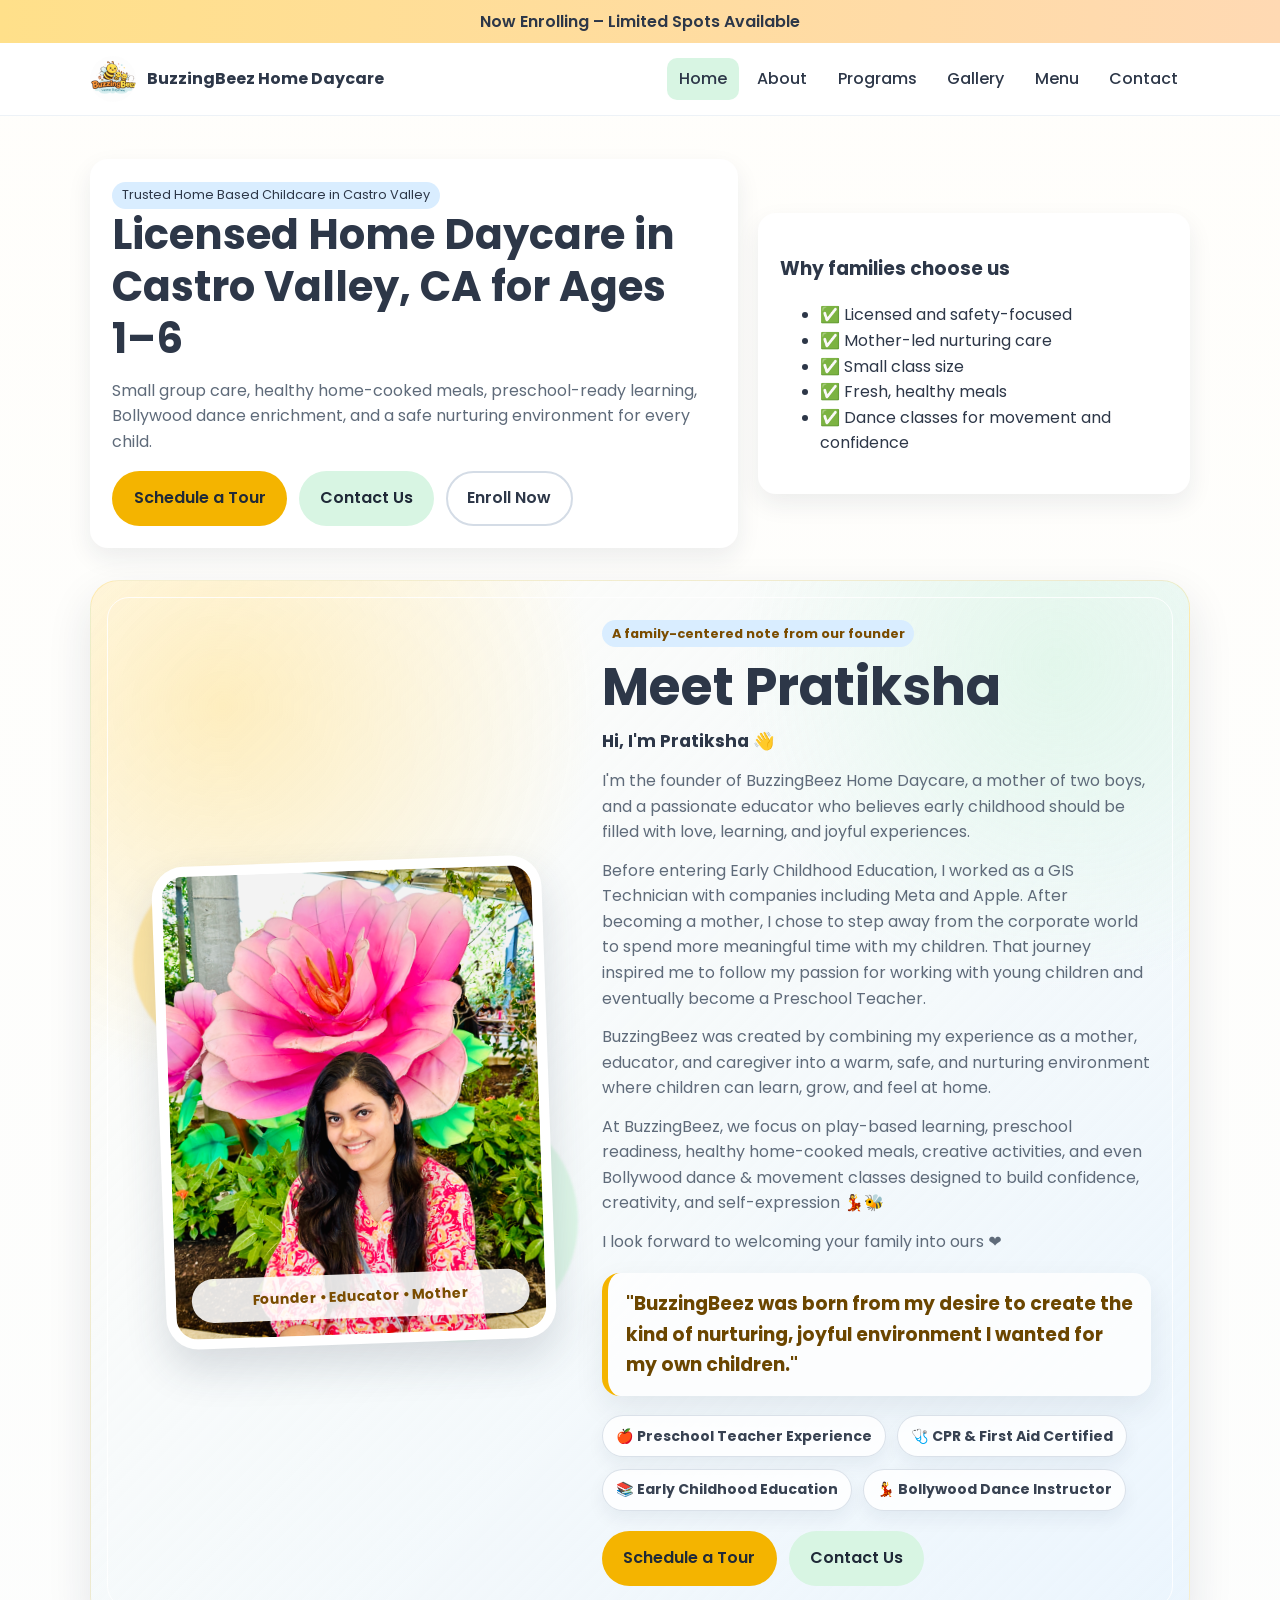
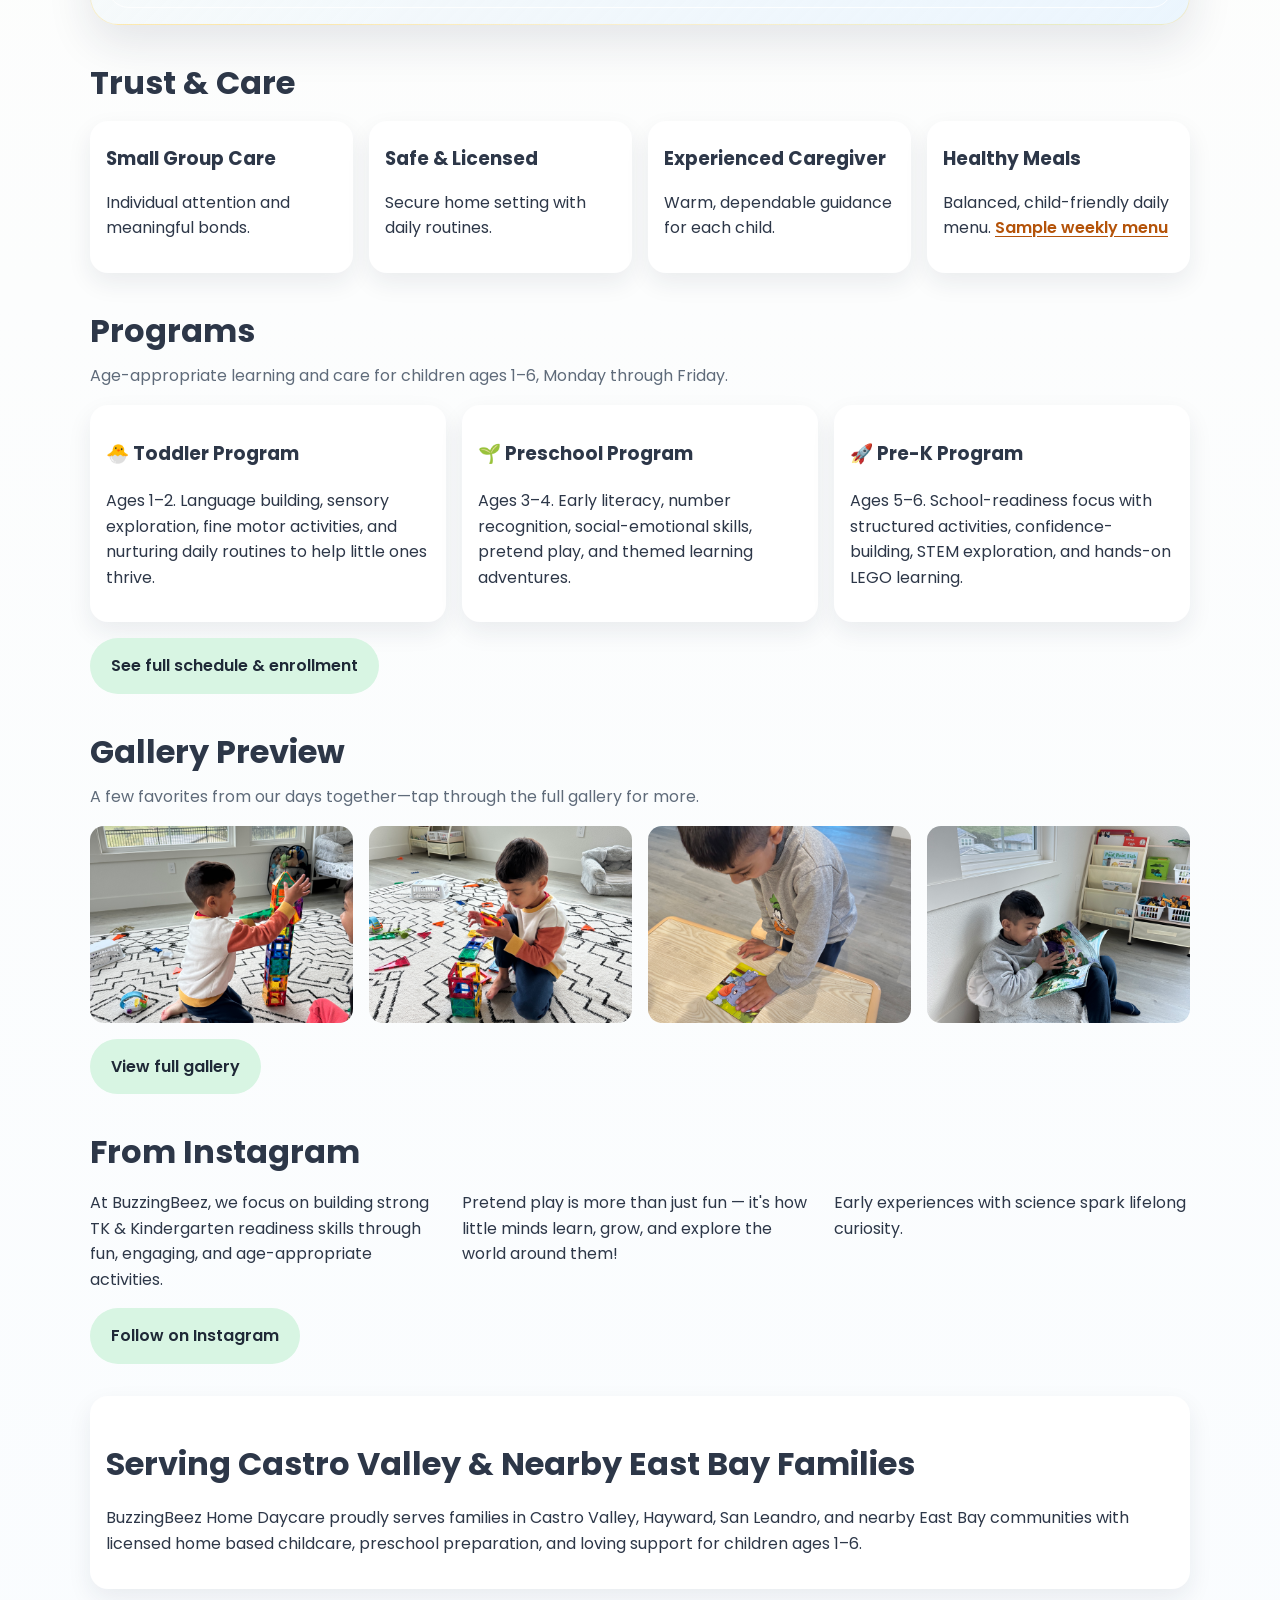
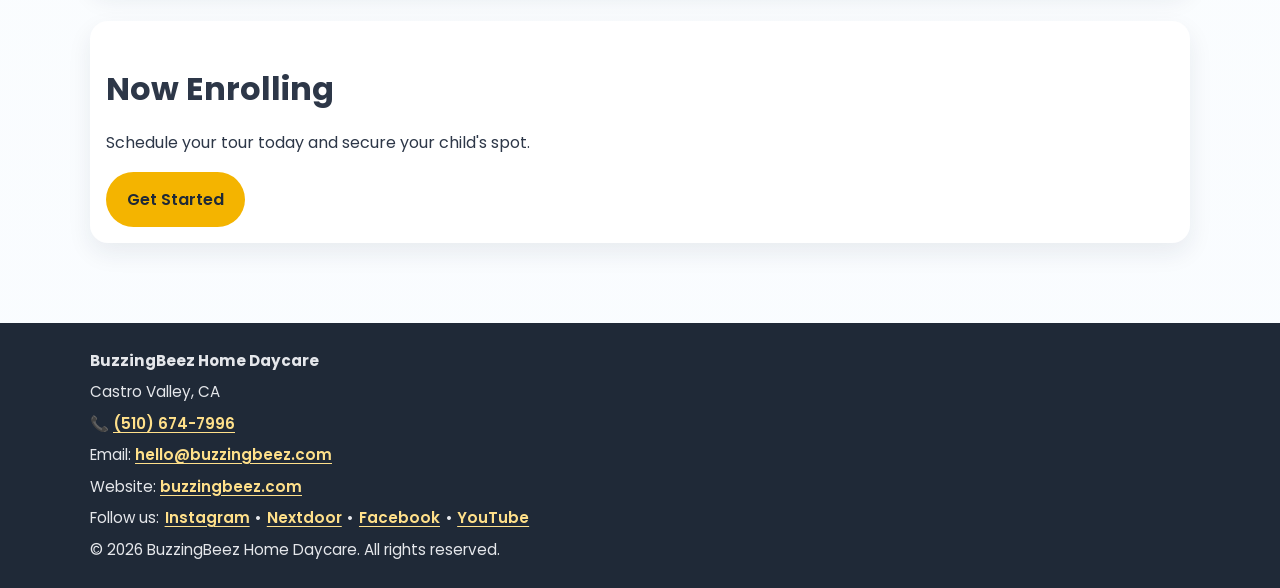
<file: index.html>
<!doctype html>
<html lang="en">
<head>
  <meta charset="UTF-8" />
  <meta name="viewport" content="width=device-width,initial-scale=1" />
  <title>Licensed Home Daycare in Castro Valley, CA | BuzzingBeez Home Daycare</title>
  <meta name="description" content="Licensed home daycare in Castro Valley for ages 1–6 with small group care, healthy home-cooked meals, preschool learning, and Bollywood dance enrichment." />
  <meta name="keywords" content="daycare, Castro Valley daycare, home daycare" />
  <link rel="canonical" href="https://buzzingbeez.com/" />
  <meta property="og:type" content="website" />
  <meta property="og:title" content="Licensed Home Daycare in Castro Valley, CA | BuzzingBeez Home Daycare" />
  <meta property="og:description" content="Licensed home daycare in Castro Valley for ages 1–6 with small group care, healthy home-cooked meals, preschool learning, and Bollywood dance enrichment." />
  <meta property="og:url" content="https://buzzingbeez.com/" />
  <meta property="og:image" content="https://buzzingbeez.com/assets/logo.png" />
  <meta name="twitter:card" content="summary_large_image" />
  <meta name="twitter:title" content="Licensed Home Daycare in Castro Valley, CA | BuzzingBeez Home Daycare" />
  <meta name="twitter:description" content="Licensed home daycare in Castro Valley for ages 1–6 with small group care, healthy home-cooked meals, preschool learning, and Bollywood dance enrichment." />
  <meta name="twitter:image" content="https://buzzingbeez.com/assets/logo.png" />

  <link rel="preconnect" href="https://fonts.googleapis.com">
  <link rel="preconnect" href="https://fonts.gstatic.com" crossorigin>
  <link rel="preconnect" href="https://www.instagram.com">
  <link href="https://fonts.googleapis.com/css2?family=Poppins:wght@400;500;600;700&display=swap" rel="stylesheet">
  <link rel="icon" href="assets/logo.png" type="image/png">
  <link rel="stylesheet" href="styles.css" />
<!-- Google tag (gtag.js) -->
<script async src="https://www.googletagmanager.com/gtag/js?id=G-1Y5N1Q3XLL"></script>
<script>
  window.dataLayer = window.dataLayer || [];
  function gtag(){dataLayer.push(arguments);}
  gtag('js', new Date());

  gtag('config', 'G-1Y5N1Q3XLL');
</script>
<script type="application/ld+json">
{
  "@context":"https://schema.org",
  "@type":["LocalBusiness","ChildCare","Preschool"],
  "name":"BuzzingBeez Home Daycare",
  "url":"https://buzzingbeez.com/",
  "image":"https://buzzingbeez.com/assets/logo.png",
  "telephone":"+1-510-674-7996",
  "email":"hello@buzzingbeez.com",
  "address":{"@type":"PostalAddress","streetAddress":"25852 Five Canyons Pkwy","addressLocality":"Castro Valley","addressRegion":"CA","postalCode":"94552","addressCountry":"US"},
  "areaServed":["Castro Valley","Hayward","San Leandro","East Bay"],
  "priceRange":"$$",
  "openingHoursSpecification":[{"@type":"OpeningHoursSpecification","dayOfWeek":["Monday","Tuesday","Wednesday","Thursday","Friday"],"opens":"08:30","closes":"17:30"}],
  "description":"Licensed home based childcare in Castro Valley for ages 1–6 with preschool learning, healthy meals, and dance enrichment."
}
</script>
</head>
<body>
  <div class="banner">Now Enrolling – Limited Spots Available</div>
  <header class="site-header"><div class="container header-inner"><a class="brand" href="index.html"><img src="assets/logo.png" alt="BuzzingBeez logo"><span>BuzzingBeez Home Daycare</span></a><button class="menu-toggle" aria-label="Open menu" aria-expanded="false">☰</button><nav class="nav-links"><a class="active" href="index.html">Home</a><a href="about.html">About</a><a href="programs.html">Programs</a><a href="gallery.html">Gallery</a><a href="menu.html">Menu</a><a href="contact.html">Contact</a></nav></div></header>
  <main class="container">
    <section class="hero"><div class="hero-card fade-in"><span class="badge">Trusted Home Based Childcare in Castro Valley</span><h1>Licensed Home Daycare in Castro Valley, CA for Ages 1–6</h1><p>Small group care, healthy home-cooked meals, preschool-ready learning, Bollywood dance enrichment, and a safe nurturing environment for every child.</p><div class="btn-row"><a class="btn btn-primary" href="contact.html">Schedule a Tour</a><a class="btn btn-secondary" href="contact.html">Contact Us</a><a class="btn btn-outline" href="contact.html#inquiry-form">Enroll Now</a></div></div><div class="hero-card fade-in"><h3>Why families choose us</h3><ul><li>✅ Licensed and safety-focused</li><li>✅ Mother-led nurturing care</li><li>✅ Small class size</li><li>✅ Fresh, healthy meals</li><li>✅ Dance classes for movement and confidence</li></ul></div></section>
    <section class="section meet-pratiksha fade-in" aria-labelledby="meet-pratiksha-title">
      <div class="meet-pratiksha__photo-wrap">
        <div class="meet-pratiksha__accent meet-pratiksha__accent--sun" aria-hidden="true"></div>
        <div class="meet-pratiksha__accent meet-pratiksha__accent--mint" aria-hidden="true"></div>
        <figure class="meet-pratiksha__photo-card">
          <img src="assets/gallery/pratiksha.jpg" alt="Pratiksha helping children during play-based learning at BuzzingBeez Home Daycare" decoding="async" fetchpriority="high">
          <figcaption>Founder • Educator • Mother</figcaption>
        </figure>
      </div>
      <div class="meet-pratiksha__content">
        <span class="badge meet-pratiksha__eyebrow">A family-centered note from our founder</span>
        <h2 id="meet-pratiksha-title">Meet Pratiksha</h2>
        <div class="meet-pratiksha__bio">
          <p><strong>Hi, I'm Pratiksha 👋</strong></p>
          <p>I'm the founder of BuzzingBeez Home Daycare, a mother of two boys, and a passionate educator who believes early childhood should be filled with love, learning, and joyful experiences.</p>
          <p>Before entering Early Childhood Education, I worked as a GIS Technician with companies including Meta and Apple. After becoming a mother, I chose to step away from the corporate world to spend more meaningful time with my children. That journey inspired me to follow my passion for working with young children and eventually become a Preschool Teacher.</p>
          <p>BuzzingBeez was created by combining my experience as a mother, educator, and caregiver into a warm, safe, and nurturing environment where children can learn, grow, and feel at home.</p>
          <p>At BuzzingBeez, we focus on play-based learning, preschool readiness, healthy home-cooked meals, creative activities, and even Bollywood dance &amp; movement classes designed to build confidence, creativity, and self-expression 💃🐝</p>
          <p>I look forward to welcoming your family into ours ❤️</p>
        </div>
        <blockquote class="meet-pratiksha__quote">"BuzzingBeez was born from my desire to create the kind of nurturing, joyful environment I wanted for my own children."</blockquote>
        <div class="meet-pratiksha__badges" aria-label="Pratiksha qualifications and experience">
          <span>🍎 Preschool Teacher Experience</span>
          <span>🩺 CPR &amp; First Aid Certified</span>
          <span>📚 Early Childhood Education</span>
          <span>💃 Bollywood Dance Instructor</span>
        </div>
        <div class="btn-row meet-pratiksha__actions">
          <a class="btn btn-primary" href="contact.html">Schedule a Tour</a>
          <a class="btn btn-secondary" href="contact.html">Contact Us</a>
        </div>
      </div>
    </section>
    <section class="section fade-in"><h2>Trust & Care</h2><div class="grid cols-4"><article class="card trust-item"><h3>Small Group Care</h3><p>Individual attention and meaningful bonds.</p></article><article class="card trust-item"><h3>Safe & Licensed</h3><p>Secure home setting with daily routines.</p></article><article class="card trust-item"><h3>Experienced Caregiver</h3><p>Warm, dependable guidance for each child.</p></article><article class="card trust-item"><h3>Healthy Meals</h3><p>Balanced, child-friendly daily menu. <a href="menu.html" class="text-link">Sample weekly menu</a></p></article></div></section>

    <section class="section fade-in">
      <h2>Programs</h2>
      <p class="section-lead">Age-appropriate learning and care for children ages 1–6, Monday through Friday.</p>
      <div class="grid cols-3">
        <article class="card">
          <h3>🐣 Toddler Program</h3>
          <p>Ages 1–2. Language building, sensory exploration, fine motor activities, and nurturing daily routines to help little ones thrive.</p>
        </article>
        <article class="card">
          <h3>🌱 Preschool Program</h3>
          <p>Ages 3–4. Early literacy, number recognition, social-emotional skills, pretend play, and themed learning adventures.</p>
        </article>
        <article class="card">
          <h3>🚀 Pre-K Program</h3>
          <p>Ages 5–6. School-readiness focus with structured activities, confidence-building, STEM exploration, and hands-on LEGO learning.</p>
        </article>
      </div>
      <div class="btn-row"><a class="btn btn-secondary" href="programs.html">See full schedule & enrollment</a></div>
    </section>

    <section class="section fade-in"><h2>Gallery Preview</h2><p class="section-lead">A few favorites from our days together—tap through the full gallery for more.</p><div class="grid gallery-grid"><img loading="lazy" decoding="async" fetchpriority="low" src="assets/gallery/photo1.jpg" alt="Children doing art project"><img loading="lazy" decoding="async" fetchpriority="low" src="assets/gallery/photo2.jpg" alt="Play area setup"><img loading="lazy" decoding="async" fetchpriority="low" src="assets/gallery/photo3.jpg" alt="Outdoor playtime"><img loading="lazy" decoding="async" fetchpriority="low" src="assets/gallery/photo4.jpg" alt="Reading corner"></div><div class="btn-row"><a class="btn btn-secondary" href="gallery.html">View full gallery</a></div></section>

    <section class="section fade-in instagram-section" aria-labelledby="instagram-heading">
      <h2 id="instagram-heading">From Instagram</h2>
      <div id="instagram-feed" class="instagram-grid" aria-busy="true" aria-label="Recent Instagram posts"></div>
      <div class="btn-row">
        <a class="btn btn-secondary" href="https://www.instagram.com/buzzingbeezdaycare/" target="_blank" rel="noopener noreferrer">Follow on Instagram</a>
      </div>
    </section>

    <section class="section fade-in"><div class="card"><h2>Serving Castro Valley & Nearby East Bay Families</h2><p>BuzzingBeez Home Daycare proudly serves families in Castro Valley, Hayward, San Leandro, and nearby East Bay communities with licensed home based childcare, preschool preparation, and loving support for children ages 1–6.</p></div></section>

    <section class="section fade-in"><div class="card"><h2>Now Enrolling</h2><p>Schedule your tour today and secure your child's spot.</p><a class="btn btn-primary" href="contact.html">Get Started</a></div></section>
  </main>
  <a class="mobile-sticky-cta" href="contact.html">Schedule a Tour</a>
  <footer class="site-footer">
    <div class="container footer-grid">
      <strong>BuzzingBeez Home Daycare</strong>
      <span>Castro Valley, CA</span>
      <span>📞 <a href="tel:+15106747996">(510) 674-7996</a></span>
      <span>Email: <a href="mailto:hello@buzzingbeez.com">hello@buzzingbeez.com</a></span>
      <span>Website: <a href="https://buzzingbeez.com/">buzzingbeez.com</a></span>
      <span class="social-links">Follow us: <a href="https://www.instagram.com/buzzingbeezdaycare" target="_blank" rel="noopener noreferrer">Instagram</a> <span aria-hidden="true">•</span> <a href="https://nextdoor.com/page/buzzingbeez-home-daycare-castro-valley-ca/" target="_blank" rel="noopener noreferrer">Nextdoor</a> <span aria-hidden="true">•</span> <a href="https://www.facebook.com/profile.php?id=61589444971246" target="_blank" rel="noopener noreferrer">Facebook</a> <span aria-hidden="true">•</span> <a href="https://www.youtube.com/@buzzingbeezdaycare" target="_blank" rel="noopener noreferrer">YouTube</a></span>
      <span>© 2026 BuzzingBeez Home Daycare. All rights reserved.</span>
    </div>
  </footer>
  <script src="script.js"></script>
</body>
</html>
</file>
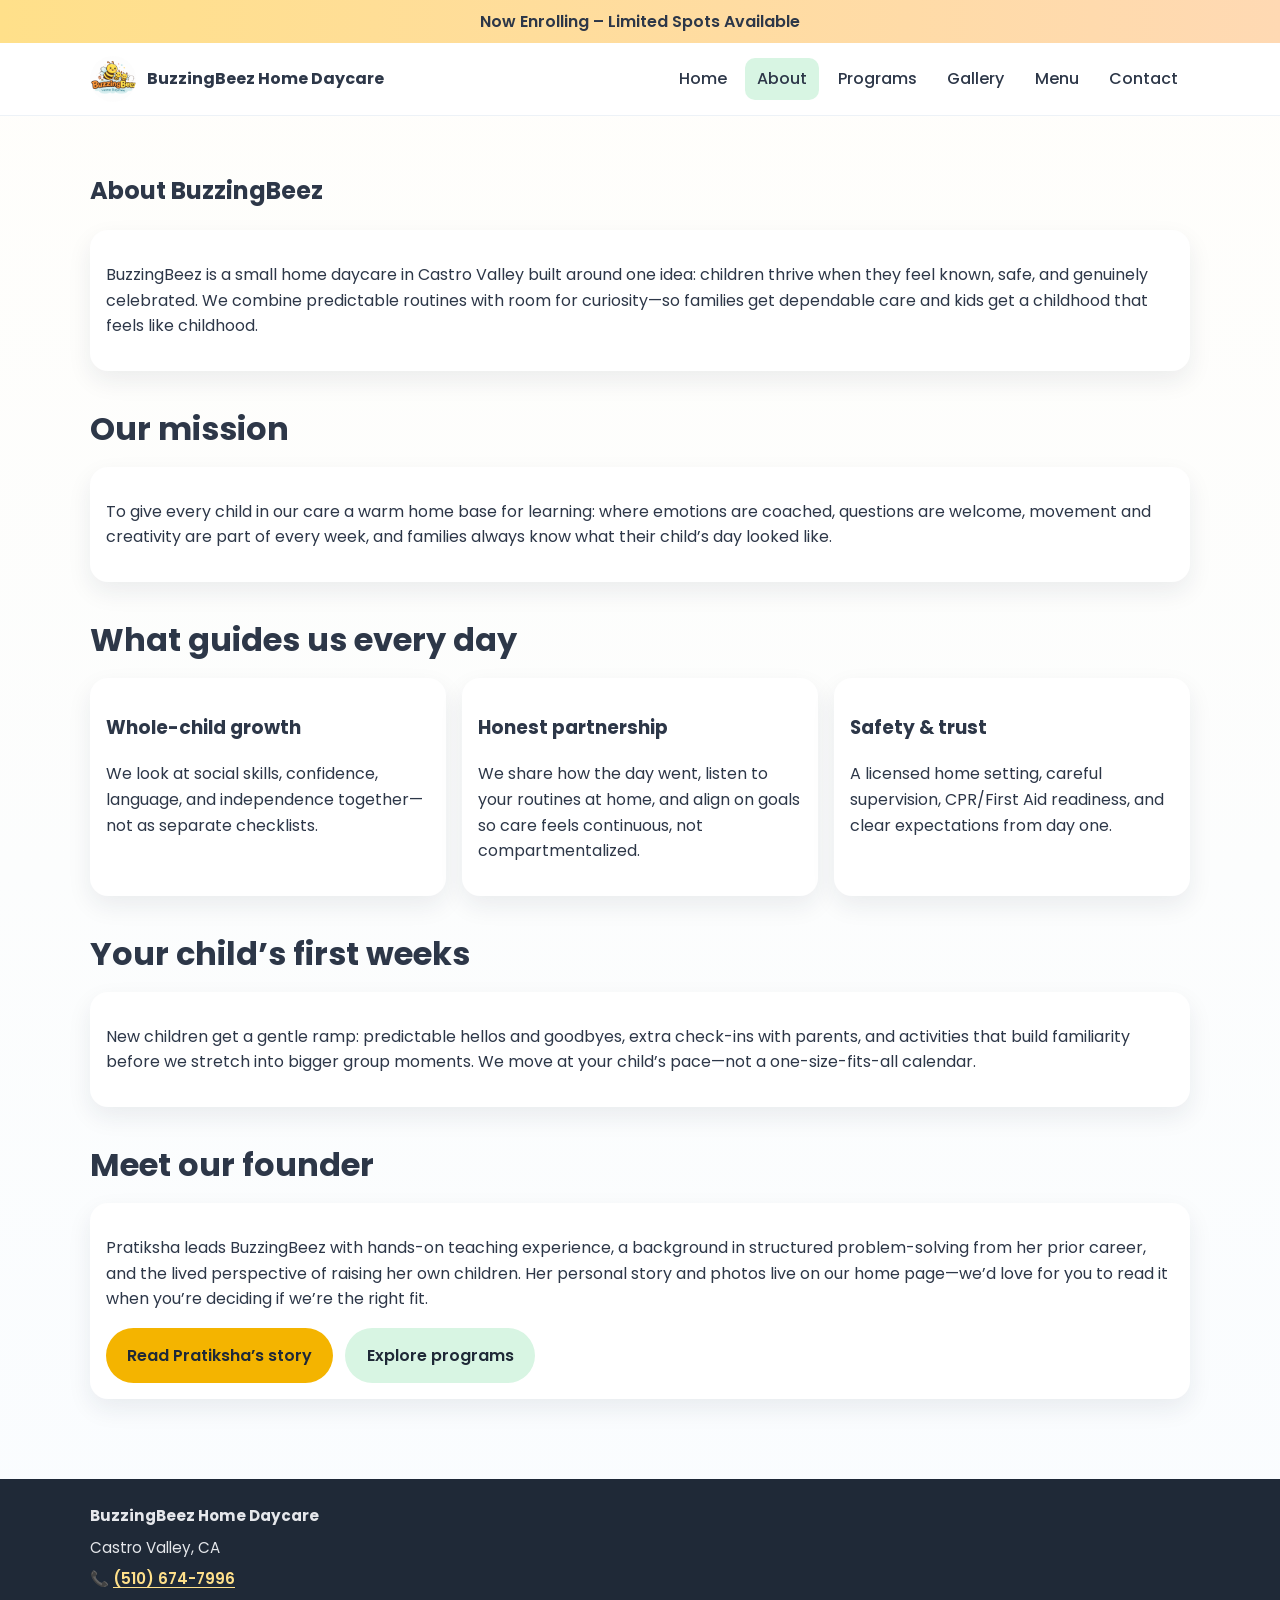
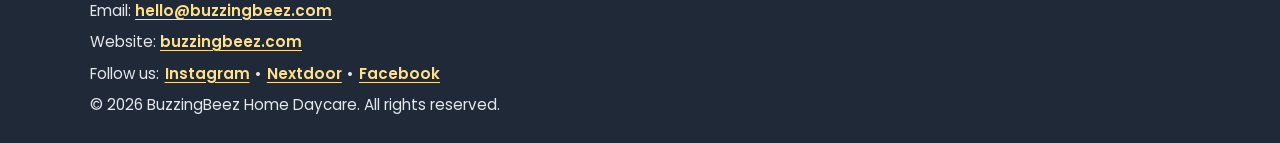
<file: about.html>
<!doctype html>
<html lang="en">
<head>
  <meta charset="UTF-8" />
  <meta name="viewport" content="width=device-width,initial-scale=1" />
  <title>About Our Licensed Home Daycare in Castro Valley | BuzzingBeez</title>
  <meta name="description" content="Learn about BuzzingBeez Home Daycare’s family-oriented philosophy, small group care, and nurturing preschool approach for East Bay families." />
  <meta name="keywords" content="daycare, Castro Valley daycare, home daycare" />
  <link rel="canonical" href="https://buzzingbeez.com/about.html" />
  <meta property="og:type" content="website" />
  <meta property="og:title" content="About Our Licensed Home Daycare in Castro Valley | BuzzingBeez" />
  <meta property="og:description" content="Learn about BuzzingBeez Home Daycare’s family-oriented philosophy, small group care, and nurturing preschool approach for East Bay families." />
  <meta property="og:url" content="https://buzzingbeez.com/about.html" />
  <meta property="og:image" content="https://buzzingbeez.com/assets/logo.png" />
  <meta name="twitter:card" content="summary_large_image" />
  <meta name="twitter:title" content="About Our Licensed Home Daycare in Castro Valley | BuzzingBeez" />
  <meta name="twitter:description" content="Learn about BuzzingBeez Home Daycare’s family-oriented philosophy, small group care, and nurturing preschool approach for East Bay families." />
  <meta name="twitter:image" content="https://buzzingbeez.com/assets/logo.png" />

  <link rel="preconnect" href="https://fonts.googleapis.com">
  <link rel="preconnect" href="https://fonts.gstatic.com" crossorigin>
  <link href="https://fonts.googleapis.com/css2?family=Poppins:wght@400;500;600;700&display=swap" rel="stylesheet">
  <link rel="icon" href="assets/logo.png" type="image/png">
  <link rel="stylesheet" href="styles.css" />
  <!-- Google tag (gtag.js) -->
  <script async src="https://www.googletagmanager.com/gtag/js?id=G-1Y5N1Q3XLL"></script>
  <script>
    window.dataLayer = window.dataLayer || [];
    function gtag(){dataLayer.push(arguments);}
    gtag('js', new Date());

    gtag('config', 'G-1Y5N1Q3XLL');
  </script>

<script type="application/ld+json">
{
  "@context":"https://schema.org",
  "@type":["LocalBusiness","ChildCare","Preschool"],
  "name":"BuzzingBeez Home Daycare",
  "url":"https://buzzingbeez.com/",
  "image":"https://buzzingbeez.com/assets/logo.png",
  "telephone":"+1-510-674-7996",
  "email":"hello@buzzingbeez.com",
  "address":{"@type":"PostalAddress","streetAddress":"25852 Five Canyons Pkwy","addressLocality":"Castro Valley","addressRegion":"CA","postalCode":"94552","addressCountry":"US"},
  "areaServed":["Castro Valley","Hayward","San Leandro","East Bay"],
  "priceRange":"$$",
  "openingHoursSpecification":[{"@type":"OpeningHoursSpecification","dayOfWeek":["Monday","Tuesday","Wednesday","Thursday","Friday"],"opens":"08:30","closes":"17:30"}],
  "description":"Licensed home based childcare in Castro Valley for ages 1–6 with preschool learning, healthy meals, and dance enrichment."
}
</script>
</head>
<body>
  <div class="banner">Now Enrolling – Limited Spots Available</div>
  <header class="site-header">
    <div class="container header-inner">
      <a class="brand" href="index.html"><img src="assets/logo.png" alt="BuzzingBeez logo"><span>BuzzingBeez Home Daycare</span></a>
      <button class="menu-toggle" aria-label="Open menu" aria-expanded="false">☰</button>
      <nav class="nav-links">
        <a href="index.html">Home</a>
        <a class="active" href="about.html">About</a>
        <a href="programs.html">Programs</a>
        <a href="gallery.html">Gallery</a>
        <a href="menu.html">Menu</a>
        <a href="contact.html">Contact</a>
      </nav>
    </div>
  </header>
  <main class="container">
    <section class="section fade-in">
      <h1>About BuzzingBeez</h1>
      <div class="card">
        <p>BuzzingBeez is a small home daycare in Castro Valley built around one idea: children thrive when they feel known, safe, and genuinely celebrated. We combine predictable routines with room for curiosity—so families get dependable care and kids get a childhood that feels like childhood.</p>
      </div>
    </section>
    <section class="section fade-in">
      <h2>Our mission</h2>
      <div class="card">
        <p>To give every child in our care a warm home base for learning: where emotions are coached, questions are welcome, movement and creativity are part of every week, and families always know what their child’s day looked like.</p>
      </div>
    </section>
    <section class="section fade-in">
      <h2>What guides us every day</h2>
      <div class="grid cols-3">
        <article class="card">
          <h3>Whole-child growth</h3>
          <p>We look at social skills, confidence, language, and independence together—not as separate checklists.</p>
        </article>
        <article class="card">
          <h3>Honest partnership</h3>
          <p>We share how the day went, listen to your routines at home, and align on goals so care feels continuous, not compartmentalized.</p>
        </article>
        <article class="card">
          <h3>Safety &amp; trust</h3>
          <p>A licensed home setting, careful supervision, CPR/First Aid readiness, and clear expectations from day one.</p>
        </article>
      </div>
    </section>
    <section class="section fade-in">
      <h2>Your child’s first weeks</h2>
      <div class="card">
        <p>New children get a gentle ramp: predictable hellos and goodbyes, extra check-ins with parents, and activities that build familiarity before we stretch into bigger group moments. We move at your child’s pace—not a one-size-fits-all calendar.</p>
      </div>
    </section>
    <section class="section fade-in">
      <h2>Meet our founder</h2>
      <div class="card">
        <p>Pratiksha leads BuzzingBeez with hands-on teaching experience, a background in structured problem-solving from her prior career, and the lived perspective of raising her own children. Her personal story and photos live on our home page—we’d love for you to read it when you’re deciding if we’re the right fit.</p>
        <div class="btn-row">
          <a class="btn btn-primary" href="index.html#meet-pratiksha-title">Read Pratiksha’s story</a>
          <a class="btn btn-secondary" href="programs.html">Explore programs</a>
        </div>
      </div>
    </section>
  </main>
  <footer class="site-footer">
    <div class="container footer-grid">
      <strong>BuzzingBeez Home Daycare</strong>
      <span>Castro Valley, CA</span>
      <span>📞 <a href="tel:+15106747996">(510) 674-7996</a></span>
      <span>Email: <a href="mailto:hello@buzzingbeez.com">hello@buzzingbeez.com</a></span>
      <span>Website: <a href="https://buzzingbeez.com/">buzzingbeez.com</a></span>
      <span class="social-links">Follow us: <a href="https://www.instagram.com/buzzingbeezdaycare" target="_blank" rel="noopener noreferrer">Instagram</a> <span aria-hidden="true">•</span> <a href="https://nextdoor.com/page/buzzingbeez-home-daycare-castro-valley-ca/" target="_blank" rel="noopener noreferrer">Nextdoor</a> <span aria-hidden="true">•</span> <a href="https://www.facebook.com/profile.php?id=61589444971246" target="_blank" rel="noopener noreferrer">Facebook</a></span>
      <span>© 2026 BuzzingBeez Home Daycare. All rights reserved.</span>
    </div>
  </footer>
  <script src="script.js"></script>
</body>
</html>
</file>
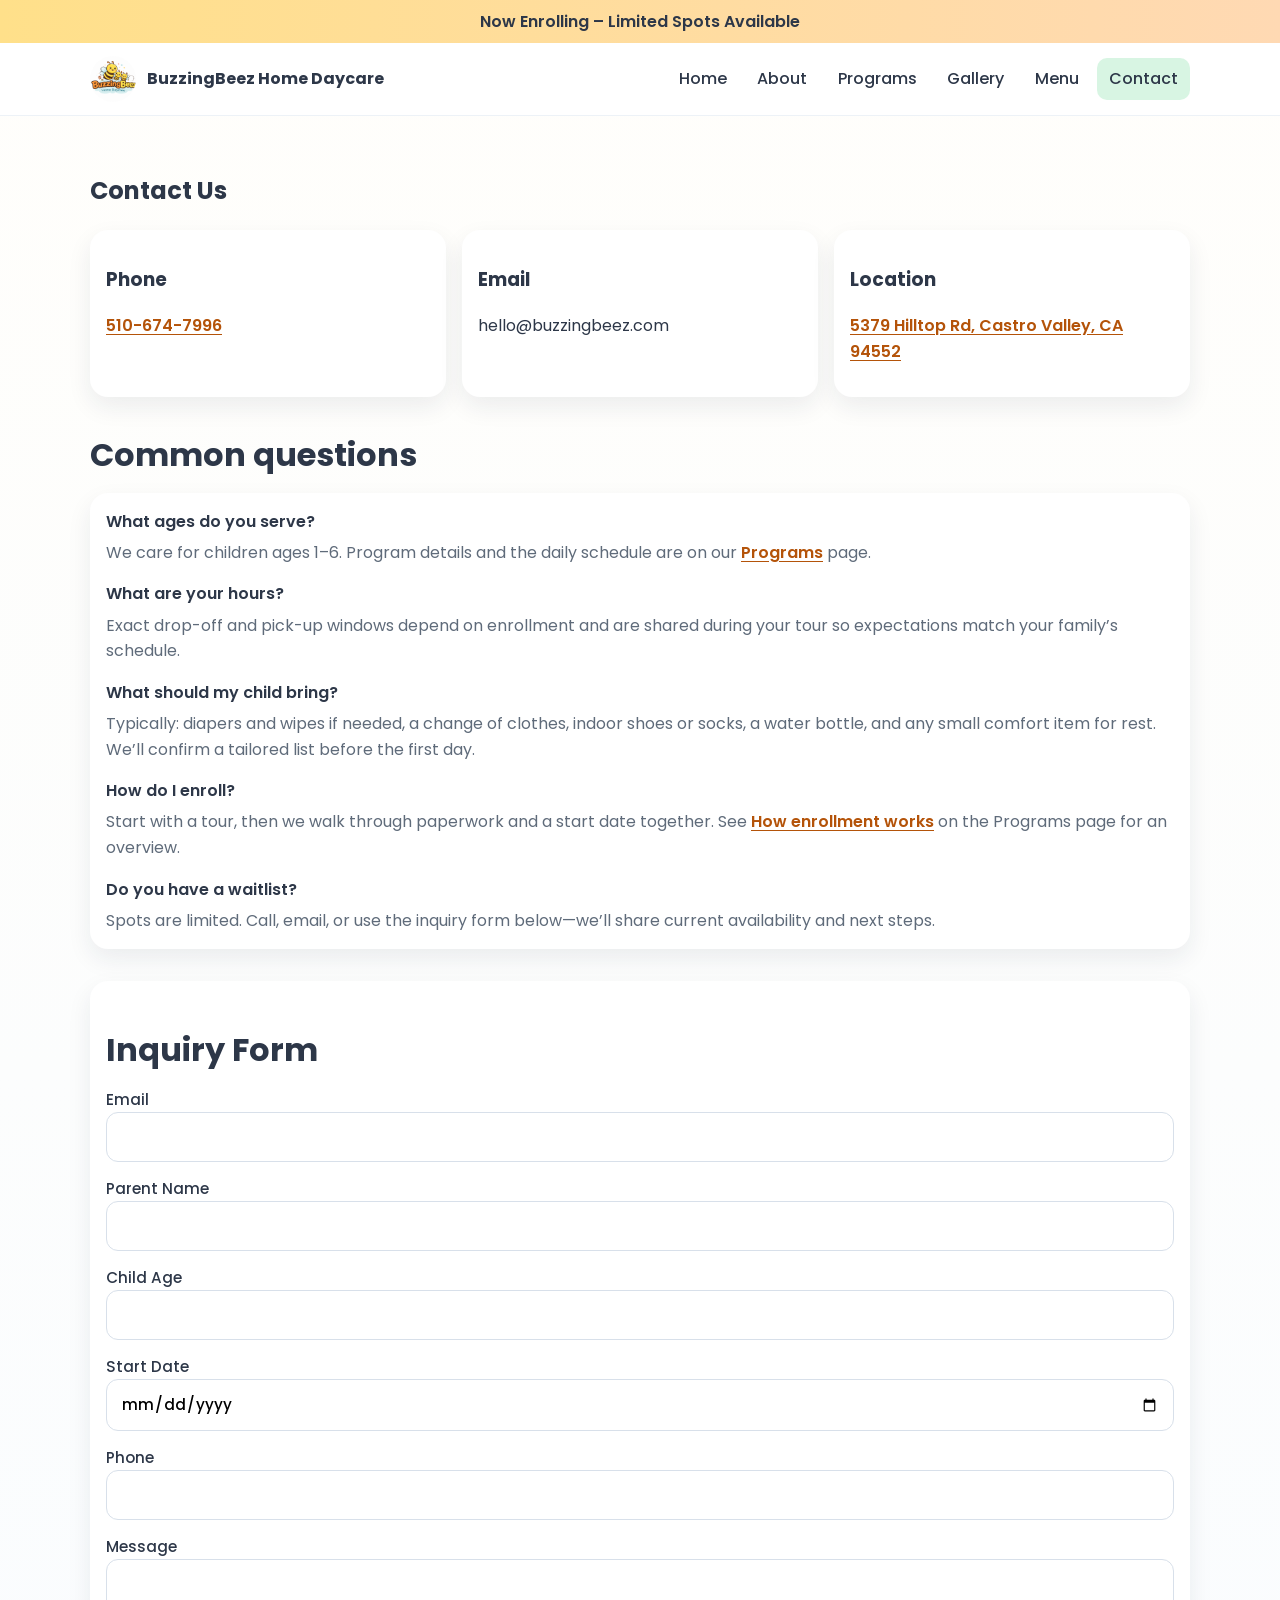
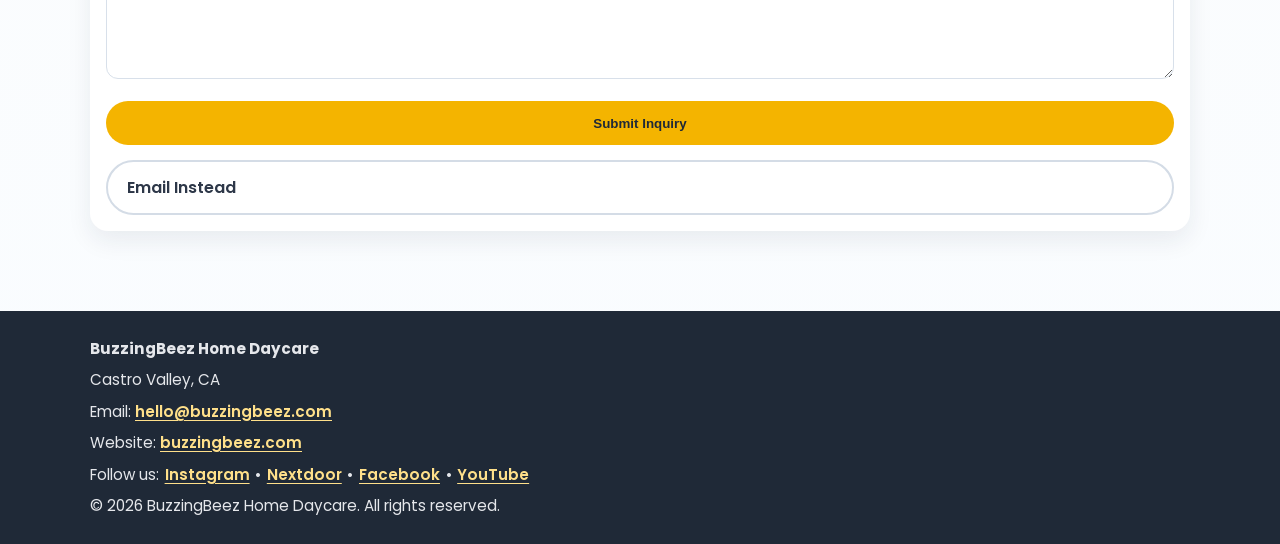
<file: contact.html>
<!doctype html><html lang="en"><head><meta charset="UTF-8" /><meta name="viewport" content="width=device-width,initial-scale=1" />
<title>Contact BuzzingBeez Home Daycare in Castro Valley | Schedule a Tour</title><meta name="description" content="Contact our licensed home daycare in Castro Valley to schedule a tour, ask enrollment questions, and check availability for ages 1–6." /><meta name="keywords" content="daycare, Castro Valley daycare, home daycare" />
  <link rel="canonical" href="https://buzzingbeez.com/contact.html" />
  <meta property="og:type" content="website" />
  <meta property="og:title" content="Contact BuzzingBeez Home Daycare in Castro Valley | Schedule a Tour" />
  <meta property="og:description" content="Contact our licensed home daycare in Castro Valley to schedule a tour, ask enrollment questions, and check availability for ages 1–6." />
  <meta property="og:url" content="https://buzzingbeez.com/contact.html" />
  <meta property="og:image" content="https://buzzingbeez.com/assets/logo.png" />
  <meta name="twitter:card" content="summary_large_image" />
  <meta name="twitter:title" content="Contact BuzzingBeez Home Daycare in Castro Valley | Schedule a Tour" />
  <meta name="twitter:description" content="Contact our licensed home daycare in Castro Valley to schedule a tour, ask enrollment questions, and check availability for ages 1–6." />
  <meta name="twitter:image" content="https://buzzingbeez.com/assets/logo.png" />

<link rel="preconnect" href="https://fonts.googleapis.com"><link rel="preconnect" href="https://fonts.gstatic.com" crossorigin><link href="https://fonts.googleapis.com/css2?family=Poppins:wght@400;500;600;700&display=swap" rel="stylesheet"><link rel="icon" href="assets/logo.png" type="image/png"><link rel="stylesheet" href="styles.css" /><!-- Google tag (gtag.js) -->
<script async src="https://www.googletagmanager.com/gtag/js?id=G-1Y5N1Q3XLL"></script>
<script>
  window.dataLayer = window.dataLayer || [];
  function gtag(){dataLayer.push(arguments);}
  gtag('js', new Date());

  gtag('config', 'G-1Y5N1Q3XLL');
</script>
<script type="application/ld+json">
{
  "@context":"https://schema.org",
  "@type":["LocalBusiness","ChildCare","Preschool"],
  "name":"BuzzingBeez Home Daycare",
  "url":"https://buzzingbeez.com/",
  "image":"https://buzzingbeez.com/assets/logo.png",
  "telephone":"+1-510-674-7996",
  "email":"hello@buzzingbeez.com",
  "address":{"@type":"PostalAddress","streetAddress":"5379 Hilltop Rd","addressLocality":"Castro Valley","addressRegion":"CA","postalCode":"94552","addressCountry":"US"},
  "areaServed":["Castro Valley","Hayward","San Leandro","East Bay"],
  "priceRange":"$$",
  "openingHoursSpecification":[{"@type":"OpeningHoursSpecification","dayOfWeek":["Monday","Tuesday","Wednesday","Thursday","Friday"],"opens":"08:30","closes":"17:30"}],
  "description":"Licensed home based childcare in Castro Valley for ages 1–6 with preschool learning, healthy meals, and dance enrichment."
}
</script>
</head><body>
<div class="banner">Now Enrolling – Limited Spots Available</div><header class="site-header"><div class="container header-inner"><a class="brand" href="index.html"><img src="assets/logo.png" alt="BuzzingBeez logo"><span>BuzzingBeez Home Daycare</span></a><button class="menu-toggle" aria-label="Open menu" aria-expanded="false">☰</button><nav class="nav-links"><a  href="index.html">Home</a><a  href="about.html">About</a><a  href="programs.html">Programs</a><a  href="gallery.html">Gallery</a><a  href="menu.html">Menu</a><a class="active" href="contact.html">Contact</a></nav></div></header><main class="container"><section class="section fade-in"><h1>Contact Us</h1><div class="grid cols-3"><article class="card"><h3>Phone</h3><p><a class="text-link" href="tel:+15106747996">510-674-7996</a></p></article><article class="card"><h3>Email</h3><p><a href="mailto:hello@buzzingbeez.com">hello@buzzingbeez.com</a></p></article><article class="card"><h3>Location</h3><p><a class="text-link" href="https://www.google.com/maps?q=5379+Hilltop+Rd,+Castro+Valley,+CA+94552" target="_blank" rel="noopener noreferrer">5379 Hilltop Rd, Castro Valley, CA 94552</a></p></article></div></section><section class="section fade-in" aria-labelledby="faq-heading"><h2 id="faq-heading">Common questions</h2><div class="card"><dl class="faq-list"><dt>What ages do you serve?</dt><dd>We care for children ages 1–6. Program details and the daily schedule are on our <a href="programs.html" class="text-link">Programs</a> page.</dd><dt>What are your hours?</dt><dd>Exact drop-off and pick-up windows depend on enrollment and are shared during your tour so expectations match your family’s schedule.</dd><dt>What should my child bring?</dt><dd>Typically: diapers and wipes if needed, a change of clothes, indoor shoes or socks, a water bottle, and any small comfort item for rest. We’ll confirm a tailored list before the first day.</dd><dt>How do I enroll?</dt><dd>Start with a tour, then we walk through paperwork and a start date together. See <a href="programs.html#enrollment" class="text-link">How enrollment works</a> on the Programs page for an overview.</dd><dt>Do you have a waitlist?</dt><dd>Spots are limited. Call, email, or use the inquiry form below—we’ll share current availability and next steps.</dd></dl></div></section><section class="section fade-in"><div class="card"><h2>Inquiry Form</h2><form id="inquiry-form" novalidate><label>Email<input required type="email" name="email"></label><label>Parent Name<input required name="parentName"></label><label>Child Age<input required name="childAge"></label><label>Start Date<input required type="date" name="startDate"></label><label>Phone<input required type="tel" name="phone"></label><label>Message<textarea required name="message"></textarea></label><button class="btn btn-primary" type="submit">Submit Inquiry</button><a class="btn btn-outline" href="mailto:hello@buzzingbeez.com?subject=Daycare%20Inquiry">Email Instead</a></form><p id="form-success" class="success" role="status">Thank you! Your inquiry has been received. We’ll get back to you soon.</p><p id="form-failure" class="success" role="alert" style="display:none;background:#fff1f2;border-color:#fda4af;">Unable to send inquiry right now.</p></div></section></main><footer class="site-footer"><div class="container footer-grid"><strong>BuzzingBeez Home Daycare</strong><span>Castro Valley, CA</span><span>Email: <a href="mailto:hello@buzzingbeez.com">hello@buzzingbeez.com</a></span><span>Website: <a href="https://buzzingbeez.com/">buzzingbeez.com</a></span><span class="social-links">Follow us: <a href="https://www.instagram.com/buzzingbeezdaycare" target="_blank" rel="noopener noreferrer">Instagram</a> <span aria-hidden="true">•</span> <a href="https://nextdoor.com/page/buzzingbeez-home-daycare-castro-valley-ca/" target="_blank" rel="noopener noreferrer">Nextdoor</a> <span aria-hidden="true">•</span> <a href="https://www.facebook.com/profile.php?id=61589444971246" target="_blank" rel="noopener noreferrer">Facebook</a> <span aria-hidden="true">•</span> <a href="https://www.youtube.com/@buzzingbeezdaycare" target="_blank" rel="noopener noreferrer">YouTube</a></span><span>© 2026 BuzzingBeez Home Daycare. All rights reserved.</span></div></footer><script src="script.js"></script></body></html>
</file>
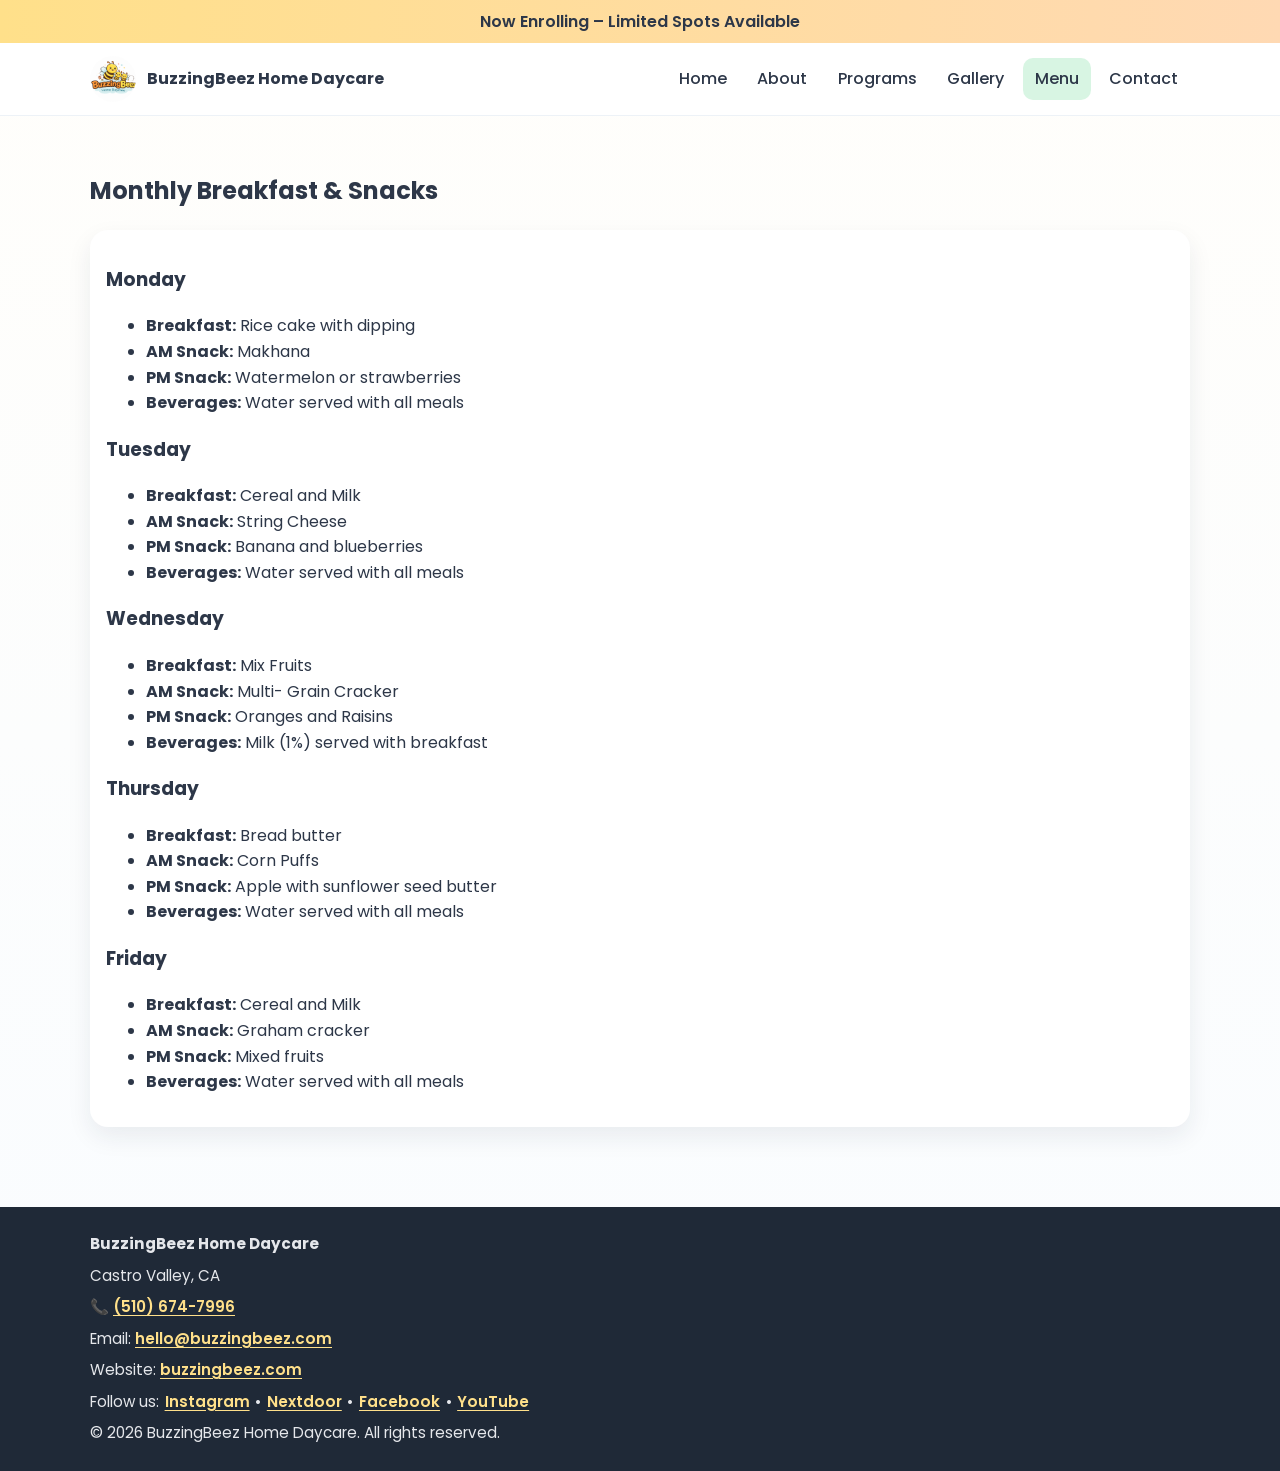
<file: menu.html>
<!doctype html><html lang="en"><head><meta charset="UTF-8" /><meta name="viewport" content="width=device-width,initial-scale=1" />
<title>Healthy Daycare Menu | Home-Cooked Meals in Castro Valley | BuzzingBeez</title><meta name="description" content="View our child-friendly daycare menu with balanced meals, healthy snacks, and toddler nutrition at BuzzingBeez Home Daycare." /><meta name="keywords" content="daycare, Castro Valley daycare, home daycare" />
  <link rel="canonical" href="https://buzzingbeez.com/menu.html" />
  <meta property="og:type" content="website" />
  <meta property="og:title" content="Healthy Daycare Menu | Home-Cooked Meals in Castro Valley | BuzzingBeez" />
  <meta property="og:description" content="View our child-friendly daycare menu with balanced meals, healthy snacks, and toddler nutrition at BuzzingBeez Home Daycare." />
  <meta property="og:url" content="https://buzzingbeez.com/menu.html" />
  <meta property="og:image" content="https://buzzingbeez.com/assets/logo.png" />
  <meta name="twitter:card" content="summary_large_image" />
  <meta name="twitter:title" content="Healthy Daycare Menu | Home-Cooked Meals in Castro Valley | BuzzingBeez" />
  <meta name="twitter:description" content="View our child-friendly daycare menu with balanced meals, healthy snacks, and toddler nutrition at BuzzingBeez Home Daycare." />
  <meta name="twitter:image" content="https://buzzingbeez.com/assets/logo.png" />

<link rel="preconnect" href="https://fonts.googleapis.com"><link rel="preconnect" href="https://fonts.gstatic.com" crossorigin><link href="https://fonts.googleapis.com/css2?family=Poppins:wght@400;500;600;700&display=swap" rel="stylesheet"><link rel="icon" href="assets/logo.png" type="image/png"><link rel="stylesheet" href="styles.css" /><!-- Google tag (gtag.js) -->
<script async src="https://www.googletagmanager.com/gtag/js?id=G-1Y5N1Q3XLL"></script>
<script>
  window.dataLayer = window.dataLayer || [];
  function gtag(){dataLayer.push(arguments);}
  gtag('js', new Date());

  gtag('config', 'G-1Y5N1Q3XLL');
</script>
<script type="application/ld+json">
{
  "@context":"https://schema.org",
  "@type":["LocalBusiness","ChildCare","Preschool"],
  "name":"BuzzingBeez Home Daycare",
  "url":"https://buzzingbeez.com/",
  "image":"https://buzzingbeez.com/assets/logo.png",
  "telephone":"+1-510-674-7996",
  "email":"hello@buzzingbeez.com",
  "address":{"@type":"PostalAddress","streetAddress":"25852 Five Canyons Pkwy","addressLocality":"Castro Valley","addressRegion":"CA","postalCode":"94552","addressCountry":"US"},
  "areaServed":["Castro Valley","Hayward","San Leandro","East Bay"],
  "priceRange":"$$",
  "openingHoursSpecification":[{"@type":"OpeningHoursSpecification","dayOfWeek":["Monday","Tuesday","Wednesday","Thursday","Friday"],"opens":"08:30","closes":"17:30"}],
  "description":"Licensed home based childcare in Castro Valley for ages 1–6 with preschool learning, healthy meals, and dance enrichment."
}
</script>
</head><body>
<div class="banner">Now Enrolling – Limited Spots Available</div><header class="site-header"><div class="container header-inner"><a class="brand" href="index.html"><img src="assets/logo.png" alt="BuzzingBeez logo"><span>BuzzingBeez Home Daycare</span></a><button class="menu-toggle" aria-label="Open menu" aria-expanded="false">☰</button><nav class="nav-links"><a  href="index.html">Home</a><a  href="about.html">About</a><a  href="programs.html">Programs</a><a  href="gallery.html">Gallery</a><a class="active" href="menu.html">Menu</a><a  href="contact.html">Contact</a></nav></div></header><main class="container"><section class="section fade-in"><h1>Monthly Breakfast &amp; Snacks</h1><div class="card"><h3>Monday</h3><ul><li><strong>Breakfast:</strong> Rice cake with dipping</li><li><strong>AM Snack:</strong> Makhana</li><li><strong>PM Snack:</strong> Watermelon or strawberries</li><li><strong>Beverages:</strong> Water served with all meals</li></ul><h3>Tuesday</h3><ul><li><strong>Breakfast:</strong> Cereal and Milk</li><li><strong>AM Snack:</strong> String Cheese</li><li><strong>PM Snack:</strong> Banana and blueberries</li><li><strong>Beverages:</strong> Water served with all meals</li></ul><h3>Wednesday</h3><ul><li><strong>Breakfast:</strong> Mix Fruits</li><li><strong>AM Snack:</strong> Multi- Grain Cracker</li><li><strong>PM Snack:</strong> Oranges and Raisins</li><li><strong>Beverages:</strong> Milk (1%) served with breakfast</li></ul><h3>Thursday</h3><ul><li><strong>Breakfast:</strong> Bread butter</li><li><strong>AM Snack:</strong> Corn Puffs</li><li><strong>PM Snack:</strong> Apple with sunflower seed butter</li><li><strong>Beverages:</strong> Water served with all meals</li></ul><h3>Friday</h3><ul><li><strong>Breakfast:</strong> Cereal and Milk</li><li><strong>AM Snack:</strong> Graham cracker</li><li><strong>PM Snack:</strong> Mixed fruits</li><li><strong>Beverages:</strong> Water served with all meals</li></ul></div></section></main><footer class="site-footer"><div class="container footer-grid"><strong>BuzzingBeez Home Daycare</strong><span>Castro Valley, CA</span><span>📞 <a href="tel:+15106747996">(510) 674-7996</a></span><span>Email: <a href="mailto:hello@buzzingbeez.com">hello@buzzingbeez.com</a></span><span>Website: <a href="https://buzzingbeez.com/">buzzingbeez.com</a></span><span class="social-links">Follow us: <a href="https://www.instagram.com/buzzingbeezdaycare" target="_blank" rel="noopener noreferrer">Instagram</a> <span aria-hidden="true">•</span> <a href="https://nextdoor.com/page/buzzingbeez-home-daycare-castro-valley-ca/" target="_blank" rel="noopener noreferrer">Nextdoor</a> <span aria-hidden="true">•</span> <a href="https://www.facebook.com/profile.php?id=61589444971246" target="_blank" rel="noopener noreferrer">Facebook</a> <span aria-hidden="true">•</span> <a href="https://www.youtube.com/@buzzingbeezdaycare" target="_blank" rel="noopener noreferrer">YouTube</a></span><span>© 2026 BuzzingBeez Home Daycare. All rights reserved.</span></div></footer><script src="script.js"></script></body></html>
</file>
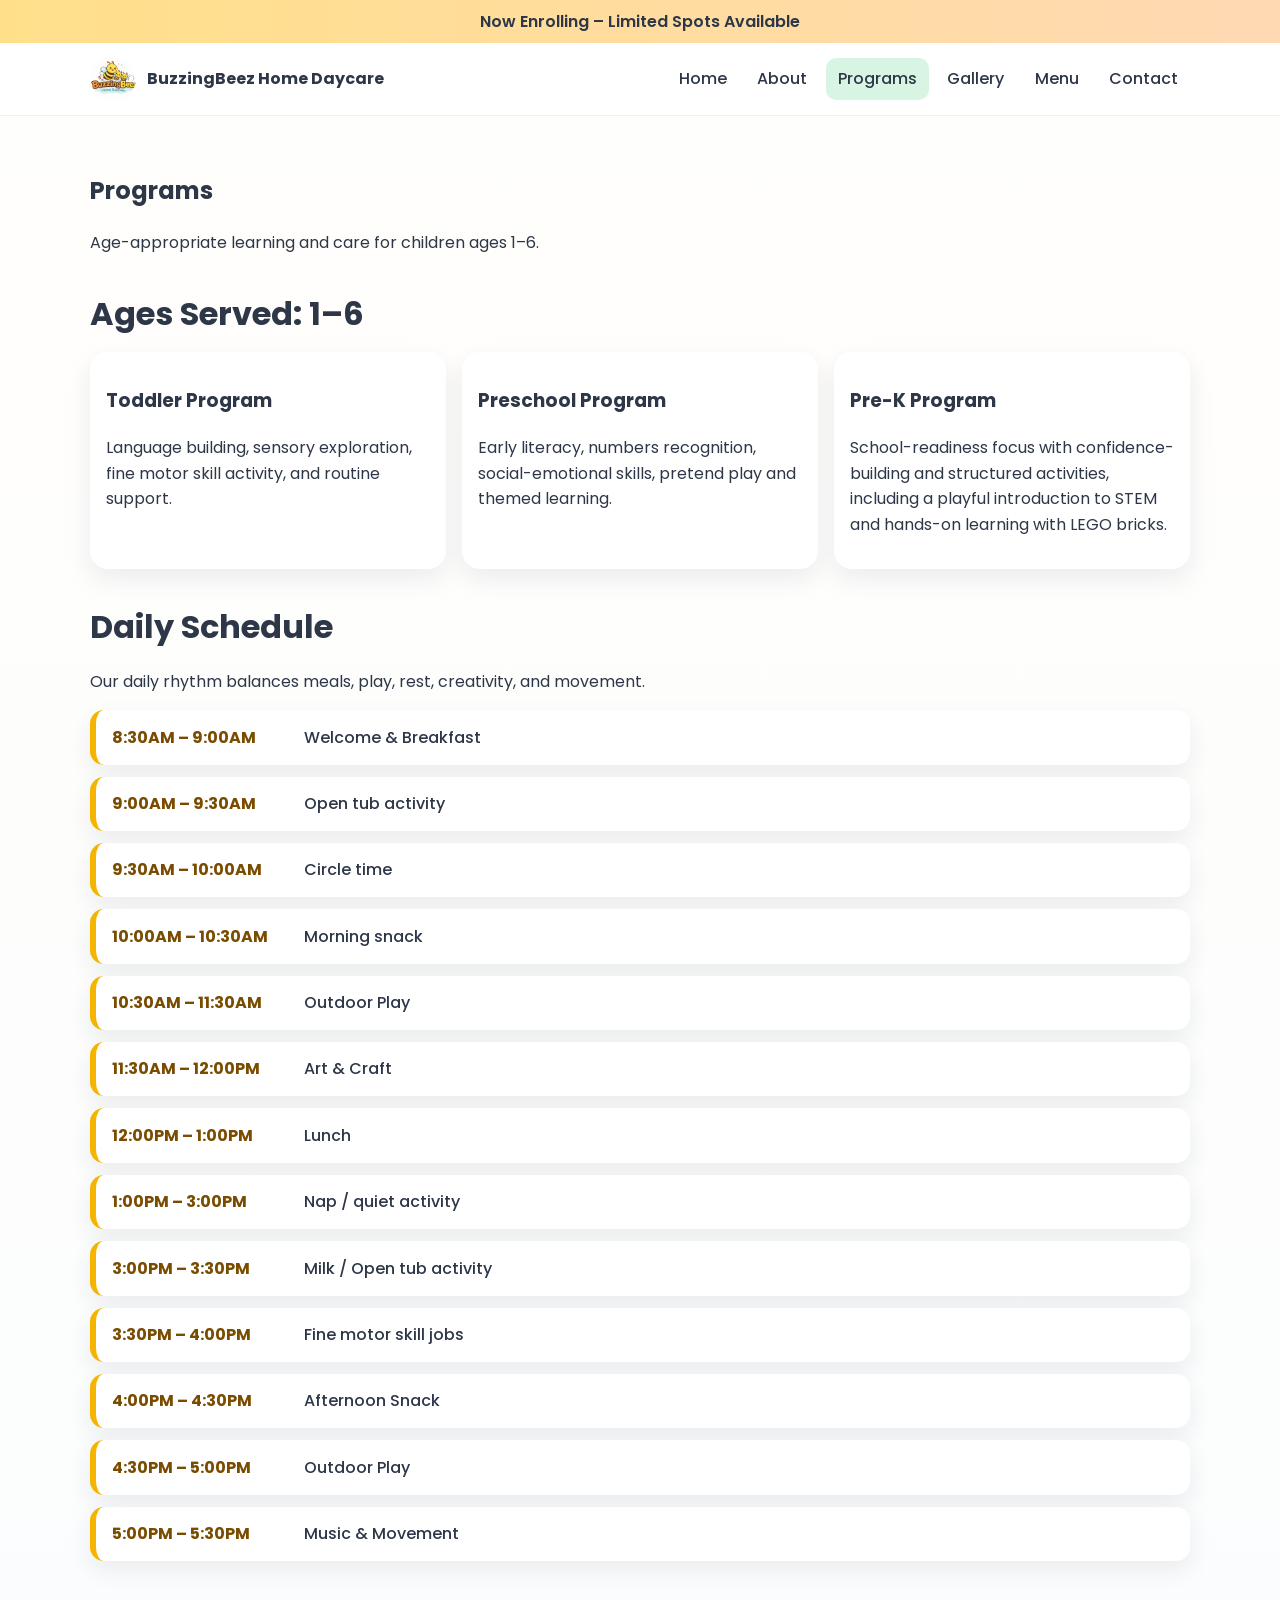
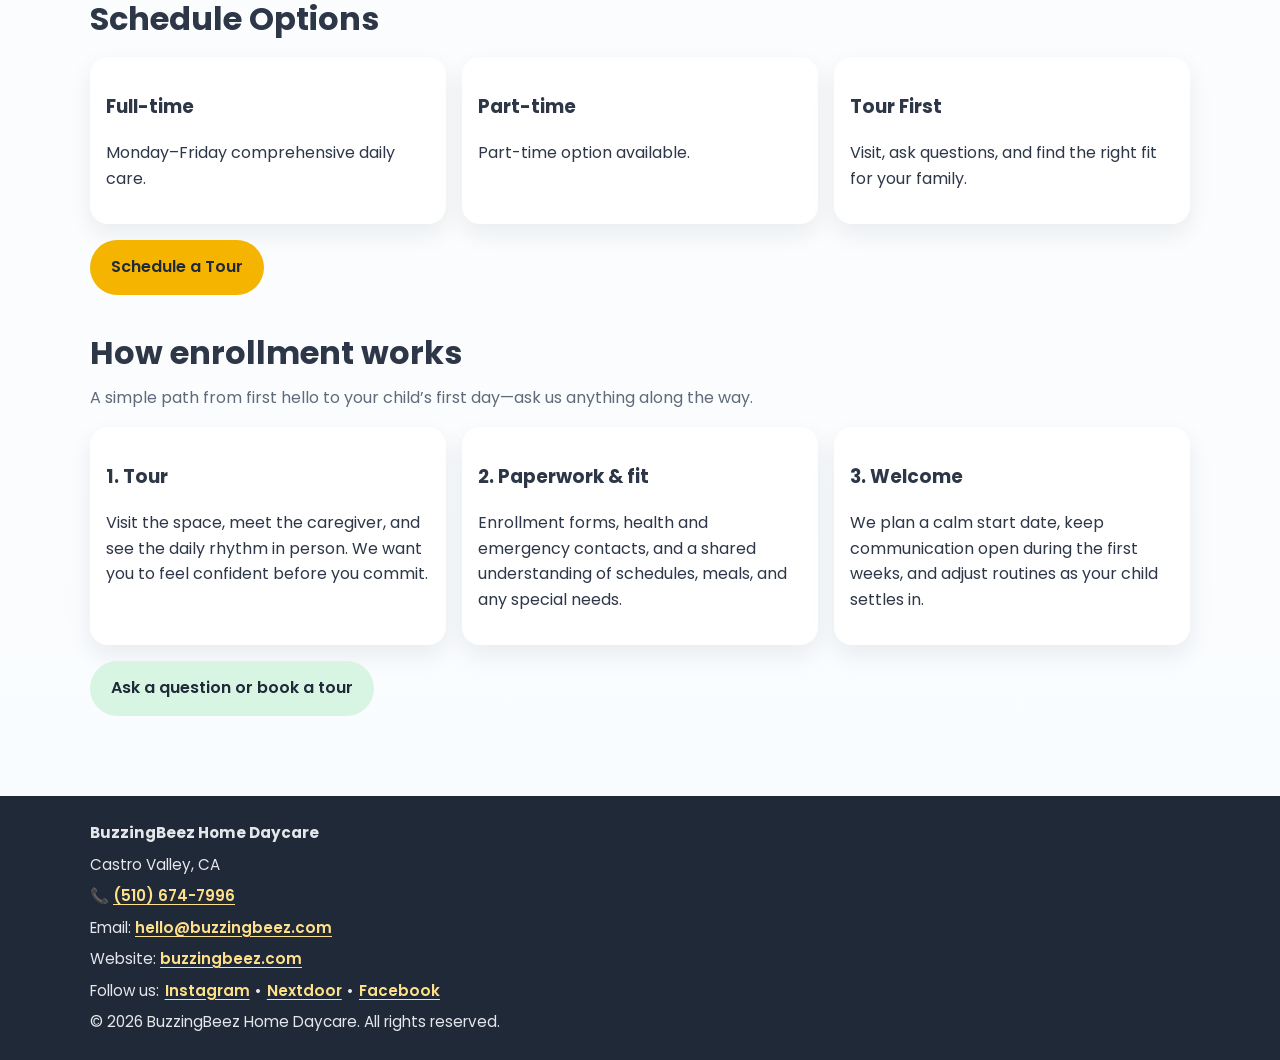
<file: programs.html>
<!doctype html>
<html lang="en">
<head>
  <meta charset="UTF-8" />
  <meta name="viewport" content="width=device-width,initial-scale=1" />
  <title>Toddler & Preschool Programs (Ages 1–6) in Castro Valley | BuzzingBeez</title>
  <meta name="description" content="Explore toddler daycare and preschool programs focused on early childhood development, creative play, and movement in Castro Valley." />
  <meta name="keywords" content="daycare, Castro Valley daycare, home daycare" />
  <link rel="canonical" href="https://buzzingbeez.com/programs.html" />
  <meta property="og:type" content="website" />
  <meta property="og:title" content="Toddler & Preschool Programs (Ages 1–6) in Castro Valley | BuzzingBeez" />
  <meta property="og:description" content="Explore toddler daycare and preschool programs focused on early childhood development, creative play, and movement in Castro Valley." />
  <meta property="og:url" content="https://buzzingbeez.com/programs.html" />
  <meta property="og:image" content="https://buzzingbeez.com/assets/logo.png" />
  <meta name="twitter:card" content="summary_large_image" />
  <meta name="twitter:title" content="Toddler & Preschool Programs (Ages 1–6) in Castro Valley | BuzzingBeez" />
  <meta name="twitter:description" content="Explore toddler daycare and preschool programs focused on early childhood development, creative play, and movement in Castro Valley." />
  <meta name="twitter:image" content="https://buzzingbeez.com/assets/logo.png" />

  <link rel="preconnect" href="https://fonts.googleapis.com">
  <link rel="preconnect" href="https://fonts.gstatic.com" crossorigin>
  <link href="https://fonts.googleapis.com/css2?family=Poppins:wght@400;500;600;700&display=swap" rel="stylesheet">
  <link rel="icon" href="assets/logo.png" type="image/png">
  <link rel="stylesheet" href="styles.css" />
  <!-- Google tag (gtag.js) -->
  <script async src="https://www.googletagmanager.com/gtag/js?id=G-1Y5N1Q3XLL"></script>
  <script>
    window.dataLayer = window.dataLayer || [];
    function gtag(){dataLayer.push(arguments);}
    gtag('js', new Date());

    gtag('config', 'G-1Y5N1Q3XLL');
  </script>

<script type="application/ld+json">
{
  "@context":"https://schema.org",
  "@type":["LocalBusiness","ChildCare","Preschool"],
  "name":"BuzzingBeez Home Daycare",
  "url":"https://buzzingbeez.com/",
  "image":"https://buzzingbeez.com/assets/logo.png",
  "telephone":"+1-510-674-7996",
  "email":"hello@buzzingbeez.com",
  "address":{"@type":"PostalAddress","streetAddress":"25852 Five Canyons Pkwy","addressLocality":"Castro Valley","addressRegion":"CA","postalCode":"94552","addressCountry":"US"},
  "areaServed":["Castro Valley","Hayward","San Leandro","East Bay"],
  "priceRange":"$$",
  "openingHoursSpecification":[{"@type":"OpeningHoursSpecification","dayOfWeek":["Monday","Tuesday","Wednesday","Thursday","Friday"],"opens":"08:30","closes":"17:30"}],
  "description":"Licensed home based childcare in Castro Valley for ages 1–6 with preschool learning, healthy meals, and dance enrichment."
}
</script>
</head>
<body>
  <div class="banner">Now Enrolling – Limited Spots Available</div>
  <header class="site-header">
    <div class="container header-inner">
      <a class="brand" href="index.html"><img src="assets/logo.png" alt="BuzzingBeez logo"><span>BuzzingBeez Home Daycare</span></a>
      <button class="menu-toggle" aria-label="Open menu" aria-expanded="false">☰</button>
      <nav class="nav-links">
        <a href="index.html">Home</a>
        <a href="about.html">About</a>
        <a class="active" href="programs.html">Programs</a>
        <a href="gallery.html">Gallery</a>
        <a href="menu.html">Menu</a>
        <a href="contact.html">Contact</a>
      </nav>
    </div>
  </header>
  <main class="container">
    <section class="section fade-in">
      <h1>Programs</h1>
      <p>Age-appropriate learning and care for children ages 1–6.</p>
    </section>
    <section class="section fade-in">
      <h2>Ages Served: 1–6</h2>
      <div class="grid cols-3">
        <article class="card">
          <h3>Toddler Program</h3>
          <p>Language building, sensory exploration, fine motor skill activity, and routine support.</p>
        </article>
        <article class="card">
          <h3>Preschool Program</h3>
          <p>Early literacy, numbers recognition, social-emotional skills, pretend play and themed learning.</p>
        </article>
        <article class="card">
          <h3>Pre-K Program</h3>
          <p>School-readiness focus with confidence-building and structured activities, including a playful introduction to STEM and hands-on learning with LEGO bricks.</p>
        </article>
      </div>
    </section>
    <section class="section fade-in">
      <h2>Daily Schedule</h2>
      <p>Our daily rhythm balances meals, play, rest, creativity, and movement.</p>
      <div class="schedule-list">
        <article class="schedule-item"><time>8:30AM – 9:00AM</time><span>Welcome &amp; Breakfast</span></article>
        <article class="schedule-item"><time>9:00AM – 9:30AM</time><span>Open tub activity</span></article>
        <article class="schedule-item"><time>9:30AM – 10:00AM</time><span>Circle time</span></article>
        <article class="schedule-item"><time>10:00AM – 10:30AM</time><span>Morning snack</span></article>
        <article class="schedule-item"><time>10:30AM – 11:30AM</time><span>Outdoor Play</span></article>
        <article class="schedule-item"><time>11:30AM – 12:00PM</time><span>Art &amp; Craft</span></article>
        <article class="schedule-item"><time>12:00PM – 1:00PM</time><span>Lunch</span></article>
        <article class="schedule-item"><time>1:00PM – 3:00PM</time><span>Nap / quiet activity</span></article>
        <article class="schedule-item"><time>3:00PM – 3:30PM</time><span>Milk / Open tub activity</span></article>
        <article class="schedule-item"><time>3:30PM – 4:00PM</time><span>Fine motor skill jobs</span></article>
        <article class="schedule-item"><time>4:00PM – 4:30PM</time><span>Afternoon Snack</span></article>
        <article class="schedule-item"><time>4:30PM – 5:00PM</time><span>Outdoor Play</span></article>
        <article class="schedule-item"><time>5:00PM – 5:30PM</time><span>Music &amp; Movement</span></article>
      </div>
    </section>
    <section class="section fade-in">
      <h2>Schedule Options</h2>
      <div class="grid cols-3">
        <article class="card">
          <h3>Full-time</h3>
          <p>Monday–Friday comprehensive daily care.</p>
        </article>
        <article class="card">
          <h3>Part-time</h3>
          <p>Part-time option available.</p>
        </article>
        <article class="card">
          <h3>Tour First</h3>
          <p>Visit, ask questions, and find the right fit for your family.</p>
        </article>
      </div>
      <div class="btn-row"><a class="btn btn-primary" href="contact.html">Schedule a Tour</a></div>
    </section>
    <section class="section fade-in">
      <h2 id="enrollment">How enrollment works</h2>
      <p class="section-lead">A simple path from first hello to your child’s first day—ask us anything along the way.</p>
      <div class="grid cols-3">
        <article class="card">
          <h3>1. Tour</h3>
          <p>Visit the space, meet the caregiver, and see the daily rhythm in person. We want you to feel confident before you commit.</p>
        </article>
        <article class="card">
          <h3>2. Paperwork &amp; fit</h3>
          <p>Enrollment forms, health and emergency contacts, and a shared understanding of schedules, meals, and any special needs.</p>
        </article>
        <article class="card">
          <h3>3. Welcome</h3>
          <p>We plan a calm start date, keep communication open during the first weeks, and adjust routines as your child settles in.</p>
        </article>
      </div>
      <div class="btn-row"><a class="btn btn-secondary" href="contact.html">Ask a question or book a tour</a></div>
    </section>
  </main>
  <footer class="site-footer">
    <div class="container footer-grid">
      <strong>BuzzingBeez Home Daycare</strong>
      <span>Castro Valley, CA</span>
      <span>📞 <a href="tel:+15106747996">(510) 674-7996</a></span>
      <span>Email: <a href="mailto:hello@buzzingbeez.com">hello@buzzingbeez.com</a></span>
      <span>Website: <a href="https://buzzingbeez.com/">buzzingbeez.com</a></span>
      <span class="social-links">Follow us: <a href="https://www.instagram.com/buzzingbeezdaycare" target="_blank" rel="noopener noreferrer">Instagram</a> <span aria-hidden="true">•</span> <a href="https://nextdoor.com/page/buzzingbeez-home-daycare-castro-valley-ca/" target="_blank" rel="noopener noreferrer">Nextdoor</a> <span aria-hidden="true">•</span> <a href="https://www.facebook.com/profile.php?id=61589444971246" target="_blank" rel="noopener noreferrer">Facebook</a></span>
      <span>© 2026 BuzzingBeez Home Daycare. All rights reserved.</span>
    </div>
  </footer>
  <script src="script.js"></script>
</body>
</html>
</file>
<file: styles.css>
:root {
  --bg: #fffdf8;
  --surface: #ffffff;
  --text: #2d3748;
  --muted: #5f6b7a;
  --yellow: #ffe08a;
  --mint: #d8f5e3;
  --sky: #d9edff;
  --orange: #ffd9b3;
  --accent: #f4b400;
  --radius: 18px;
  --shadow: 0 10px 24px rgba(25, 38, 60, 0.08);
}
* { box-sizing: border-box; }
html { scroll-behavior: smooth; }
body {
  margin: 0;
  font-family: 'Poppins', system-ui, -apple-system, Segoe UI, Roboto, sans-serif;
  color: var(--text);
  background: linear-gradient(180deg, #fffefb 0%, #f9fcff 100%);
  line-height: 1.6;
}
a { color: inherit; text-decoration: none; }
img { max-width: 100%; display: block; }
.container { width: min(1100px, 92%); margin: 0 auto; }
.site-header {
  position: sticky; top: 0; z-index: 1000;
  backdrop-filter: blur(10px);
  background: rgba(255, 255, 255, 0.9);
  border-bottom: 1px solid #edf2f7;
}
.header-inner { display: flex; align-items: center; justify-content: space-between; padding: .8rem 0; }
.brand { display: flex; align-items: center; gap: .7rem; font-weight: 700; }
.brand img { width: 46px; height: 46px; object-fit: cover; border-radius: 50%; }
.menu-toggle {
  border: 0; background: var(--sky); border-radius: 12px; padding: .5rem .65rem; font-size: 1.2rem;
}
.nav-links { display: none; flex-direction: column; gap: .5rem; padding: .8rem 0 1rem; }
.nav-links a { padding: .5rem .75rem; border-radius: 10px; font-weight: 500; }
.nav-links a:hover, .nav-links a.active { background: var(--mint); }
.nav-links.open { display: flex; }
.banner {
  background: linear-gradient(90deg, var(--yellow), var(--orange));
  text-align: center; padding: .55rem 1rem; font-weight: 600;
}
main { padding: 1.5rem 0 3rem; }
.hero { display: grid; gap: 1.2rem; align-items: center; margin: 1.2rem 0 2rem; }
.hero-card {
  background: var(--surface); border-radius: var(--radius); padding: 1.4rem;
  box-shadow: var(--shadow);
}
.hero h1 { line-height: 1.25; font-size: clamp(1.7rem, 4vw, 2.6rem); margin: 0 0 .8rem; }
.hero p { color: var(--muted); margin: 0; }
.btn-row { display: flex; flex-wrap: wrap; gap: .75rem; margin-top: 1rem; }
.btn {
  display: inline-block; border-radius: 999px; padding: .8rem 1.2rem;
  font-weight: 600; border: 2px solid transparent;
}
.btn-primary { background: var(--accent); color: #1f2937; }
.btn-secondary { background: var(--mint); color: #1f2937; }
.btn-outline { border-color: #d4dce6; background: white; }
.section { margin-top: 2rem; }
.section h2 { font-size: clamp(1.35rem, 3vw, 2rem); margin-bottom: .8rem; }
.grid { display: grid; gap: 1rem; }
.card {
  background: var(--surface); border-radius: var(--radius); padding: 1rem;
  box-shadow: var(--shadow);
}
.section-lead { color: var(--muted); margin: -0.35rem 0 1rem; max-width: 42rem; }
.text-link {
  color: #b45309;
  font-weight: 600;
  text-decoration: underline;
  text-underline-offset: 3px;
}
.text-link:hover { color: #92400e; }
.faq-list { margin: 0; }
.faq-list dt { font-weight: 600; margin-top: 1rem; color: var(--text); }
.faq-list dt:first-child { margin-top: 0; }
.faq-list dd { margin: 0.35rem 0 0; color: var(--muted); padding: 0; }
.menu-note { margin-top: 1rem; }
.menu-note p { margin: 0; color: var(--muted); }

.meet-pratiksha {
  position: relative;
  display: grid;
  gap: 1.5rem;
  overflow: hidden;
  border: 1px solid rgba(244, 180, 0, 0.18);
  border-radius: 28px;
  padding: clamp(1.1rem, 4vw, 2.4rem);
  background:
    radial-gradient(circle at 12% 12%, rgba(255, 224, 138, 0.52), transparent 28%),
    radial-gradient(circle at 88% 8%, rgba(216, 245, 227, 0.65), transparent 24%),
    linear-gradient(135deg, rgba(255, 253, 248, 0.98), rgba(217, 237, 255, 0.48));
  box-shadow: 0 18px 45px rgba(25, 38, 60, 0.11);
}
.meet-pratiksha::before {
  content: "";
  position: absolute;
  inset: 1rem;
  border: 1px solid rgba(255, 255, 255, 0.85);
  border-radius: 22px;
  pointer-events: none;
}
.meet-pratiksha__photo-wrap {
  position: relative;
  min-height: 360px;
  display: grid;
  place-items: center;
}
.meet-pratiksha__accent {
  position: absolute;
  border-radius: 999px;
  filter: blur(1px);
  animation: float-soft 8s ease-in-out infinite;
}
.meet-pratiksha__accent--sun {
  width: 12rem;
  height: 12rem;
  top: 0.3rem;
  left: 0.2rem;
  background: rgba(255, 224, 138, 0.7);
}
.meet-pratiksha__accent--mint {
  width: 15rem;
  height: 15rem;
  right: 0;
  bottom: 0.2rem;
  background: rgba(216, 245, 227, 0.78);
  animation-delay: -3s;
}
.meet-pratiksha__photo-card {
  position: relative;
  z-index: 1;
  width: min(100%, 390px);
  margin: 0;
  overflow: hidden;
  border: 10px solid rgba(255, 255, 255, 0.88);
  border-radius: 32px;
  background: white;
  box-shadow: 0 20px 42px rgba(45, 55, 72, 0.16);
  transform: rotate(-2deg);
}
.meet-pratiksha__photo-card img {
  width: 100%;
  aspect-ratio: 4 / 5;
  object-fit: cover;
  object-position: 58% 42%;
}
.meet-pratiksha__photo-card figcaption {
  position: absolute;
  left: 1rem;
  right: 1rem;
  bottom: 1rem;
  border-radius: 999px;
  padding: .65rem .85rem;
  background: rgba(255, 255, 255, 0.88);
  color: #7a4c00;
  font-size: .88rem;
  font-weight: 700;
  text-align: center;
  box-shadow: 0 8px 22px rgba(25, 38, 60, 0.1);
}
.meet-pratiksha__content {
  position: relative;
  z-index: 1;
}
.meet-pratiksha__eyebrow {
  background: rgba(255, 224, 138, 0.72);
  color: #7a4c00;
  font-weight: 700;
}
.meet-pratiksha h2 {
  margin: .65rem 0 .8rem;
  line-height: 1.1;
  font-size: clamp(2rem, 5vw, 3.25rem);
}
.meet-pratiksha__bio {
  display: grid;
  gap: .8rem;
  color: var(--muted);
}
.meet-pratiksha__bio p {
  margin: 0;
}
.meet-pratiksha__bio strong {
  color: var(--text);
  font-size: 1.08rem;
}
.meet-pratiksha__quote {
  margin: 1.2rem 0;
  border-left: 6px solid var(--accent);
  border-radius: 18px;
  padding: 1rem 1.1rem;
  background: rgba(255, 255, 255, 0.78);
  color: #6b4600;
  font-size: clamp(1rem, 2vw, 1.18rem);
  font-weight: 700;
  box-shadow: 0 12px 30px rgba(25, 38, 60, 0.08);
}
.meet-pratiksha__badges {
  display: flex;
  flex-wrap: wrap;
  gap: .7rem;
}
.meet-pratiksha__badges span {
  display: inline-flex;
  align-items: center;
  gap: .35rem;
  border: 1px solid rgba(212, 220, 230, 0.85);
  border-radius: 999px;
  padding: .55rem .8rem;
  background: rgba(255, 255, 255, 0.82);
  color: #384252;
  font-size: .88rem;
  font-weight: 700;
  box-shadow: 0 8px 18px rgba(25, 38, 60, 0.06);
}
.meet-pratiksha__actions {
  margin-top: 1.25rem;
}
@keyframes float-soft {
  0%, 100% { transform: translate3d(0, 0, 0) scale(1); }
  50% { transform: translate3d(0.45rem, -0.65rem, 0) scale(1.04); }
}
@media (prefers-reduced-motion: reduce) {
  .meet-pratiksha__accent { animation: none; }
}

.schedule-list {
  display: grid;
  gap: .75rem;
}
.schedule-item {
  display: grid;
  gap: .25rem;
  align-items: center;
  background: var(--surface);
  border-left: 6px solid var(--accent);
  border-radius: 14px;
  padding: .9rem 1rem;
  box-shadow: var(--shadow);
}
.schedule-item time {
  color: #7a4c00;
  font-weight: 700;
}
.schedule-item span {
  color: var(--text);
  font-weight: 500;
}
.badge { display: inline-block; background: var(--sky); border-radius: 999px; padding: .2rem .6rem; font-size: .8rem; }
.trust-item h3 { margin: .4rem 0; }
.gallery-grid { grid-template-columns: repeat(2, 1fr); }
.gallery-grid img { border-radius: 14px; aspect-ratio: 4/3; object-fit: cover; }

.instagram-grid {
  display: grid;
  gap: 1rem;
  grid-template-columns: 1fr;
  justify-items: center;
}
.instagram-grid .instagram-media {
  margin: 0 !important;
  min-width: 0 !important;
  width: 100% !important;
  max-width: 100% !important;
}
.instagram-grid .instagram-embed-fallback {
  display: grid;
  place-items: center;
  min-height: 200px;
  border-radius: var(--radius);
  padding: 1.25rem;
  background: var(--surface);
  box-shadow: var(--shadow);
  text-align: center;
  color: var(--muted);
  font-weight: 500;
}
.instagram-grid .instagram-embed-fallback a {
  color: #b45309;
  font-weight: 600;
  text-decoration: underline;
  text-underline-offset: 3px;
}

.videos-section .section-header { margin-bottom: 1.25rem; }
.videos-section .section-subtitle {
  font-size: clamp(1.35rem, 3vw, 2rem);
  font-weight: 700;
  margin: 0 0 0.5rem;
  color: var(--text);
}
.videos-section .section-description {
  margin: 0;
  max-width: 42rem;
  color: var(--muted);
  line-height: 1.6;
}
.videos-grid {
  display: grid;
  gap: 1rem;
  grid-template-columns: 1fr;
}
.video-card {
  background: var(--surface);
  border-radius: var(--radius);
  overflow: hidden;
  box-shadow: var(--shadow);
  padding: 0;
}
.video-wrapper {
  position: relative;
  width: 100%;
  padding-bottom: 56.25%;
  height: 0;
  background: #111827;
  border-radius: var(--radius);
  overflow: hidden;
}
.video-wrapper iframe {
  position: absolute;
  top: 0;
  left: 0;
  width: 100%;
  height: 100%;
  border: 0;
}

.gallery-placeholder {
  display: grid;
  place-items: center;
  min-height: 140px;
  aspect-ratio: 4/3;
  border: 2px dashed #d4dce6;
  border-radius: 14px;
  background: linear-gradient(135deg, rgba(255, 224, 138, 0.35), rgba(217, 237, 255, 0.55));
  color: var(--muted);
  font-weight: 600;
  text-align: center;
  padding: 1rem;
}
.table-wrap { overflow-x: auto; border-radius: 14px; box-shadow: var(--shadow); }
table { width: 100%; border-collapse: collapse; background: white; }
th, td { padding: .9rem; border-bottom: 1px solid #edf2f7; text-align: left; }
th { background: var(--sky); }
form { display: grid; gap: .9rem; }
label { font-weight: 500; font-size: .95rem; }
input, textarea {
  width: 100%; padding: .75rem .85rem; border-radius: 12px; border: 1px solid #d8e0ea;
  font: inherit;
}
textarea { min-height: 120px; resize: vertical; }
.success {
  display: none; padding: .8rem; border-radius: 12px; background: #ecfdf3; border: 1px solid #88e0b2;
}
.site-footer {
  background: #1f2937; color: #e5e7eb; padding: 1.6rem 0; margin-top: 2rem;
}
.site-footer .footer-grid span:not(.social-links) a {
  color: var(--yellow);
  font-weight: 600;
  text-decoration: underline;
  text-underline-offset: 3px;
}
.footer-grid { display: grid; gap: .45rem; font-size: .95rem; }
.social-links { display: flex; flex-wrap: wrap; gap: .35rem; align-items: center; }
.social-links a { color: var(--yellow); font-weight: 600; text-decoration: underline; text-underline-offset: 3px; }
.social-links a:hover { color: var(--orange); }
.fade-in { opacity: 0; transform: translateY(18px); transition: .5s ease; }
.fade-in.visible { opacity: 1; transform: translateY(0); }
@media (min-width: 768px) {
  .menu-toggle { display: none; }
  .nav-links { display: flex !important; flex-direction: row; align-items: center; gap: .4rem; padding: 0; }
  .hero { grid-template-columns: 1.2fr .8fr; }
  .meet-pratiksha { grid-template-columns: .9fr 1.1fr; align-items: center; }
  .grid.cols-3 { grid-template-columns: repeat(3, 1fr); }
  .grid.cols-4 { grid-template-columns: repeat(4, 1fr); }
  .schedule-item { grid-template-columns: 11rem 1fr; gap: 1rem; }
  .gallery-grid { grid-template-columns: repeat(4, 1fr); }
  .videos-grid { grid-template-columns: repeat(3, 1fr); }
  .instagram-grid { grid-template-columns: repeat(3, 1fr); align-items: start; }
}

.gallery-item { margin: 0; }
.gallery-item figcaption { font-size: .78rem; color: var(--muted); margin-top: .35rem; }
.mobile-sticky-cta { display:none; }
iframe { width:100%; min-height:280px; border:0; border-radius:14px; }
@media (max-width: 768px) {
  .mobile-sticky-cta {
    display:block; position:fixed; bottom:14px; left:50%; transform:translateX(-50%);
    background: var(--accent); color:#1f2937; font-weight:700; padding:.75rem 1.2rem; border-radius:999px;
    box-shadow: 0 10px 24px rgba(25,38,60,.2); z-index:1100;
  }
}
</file>
